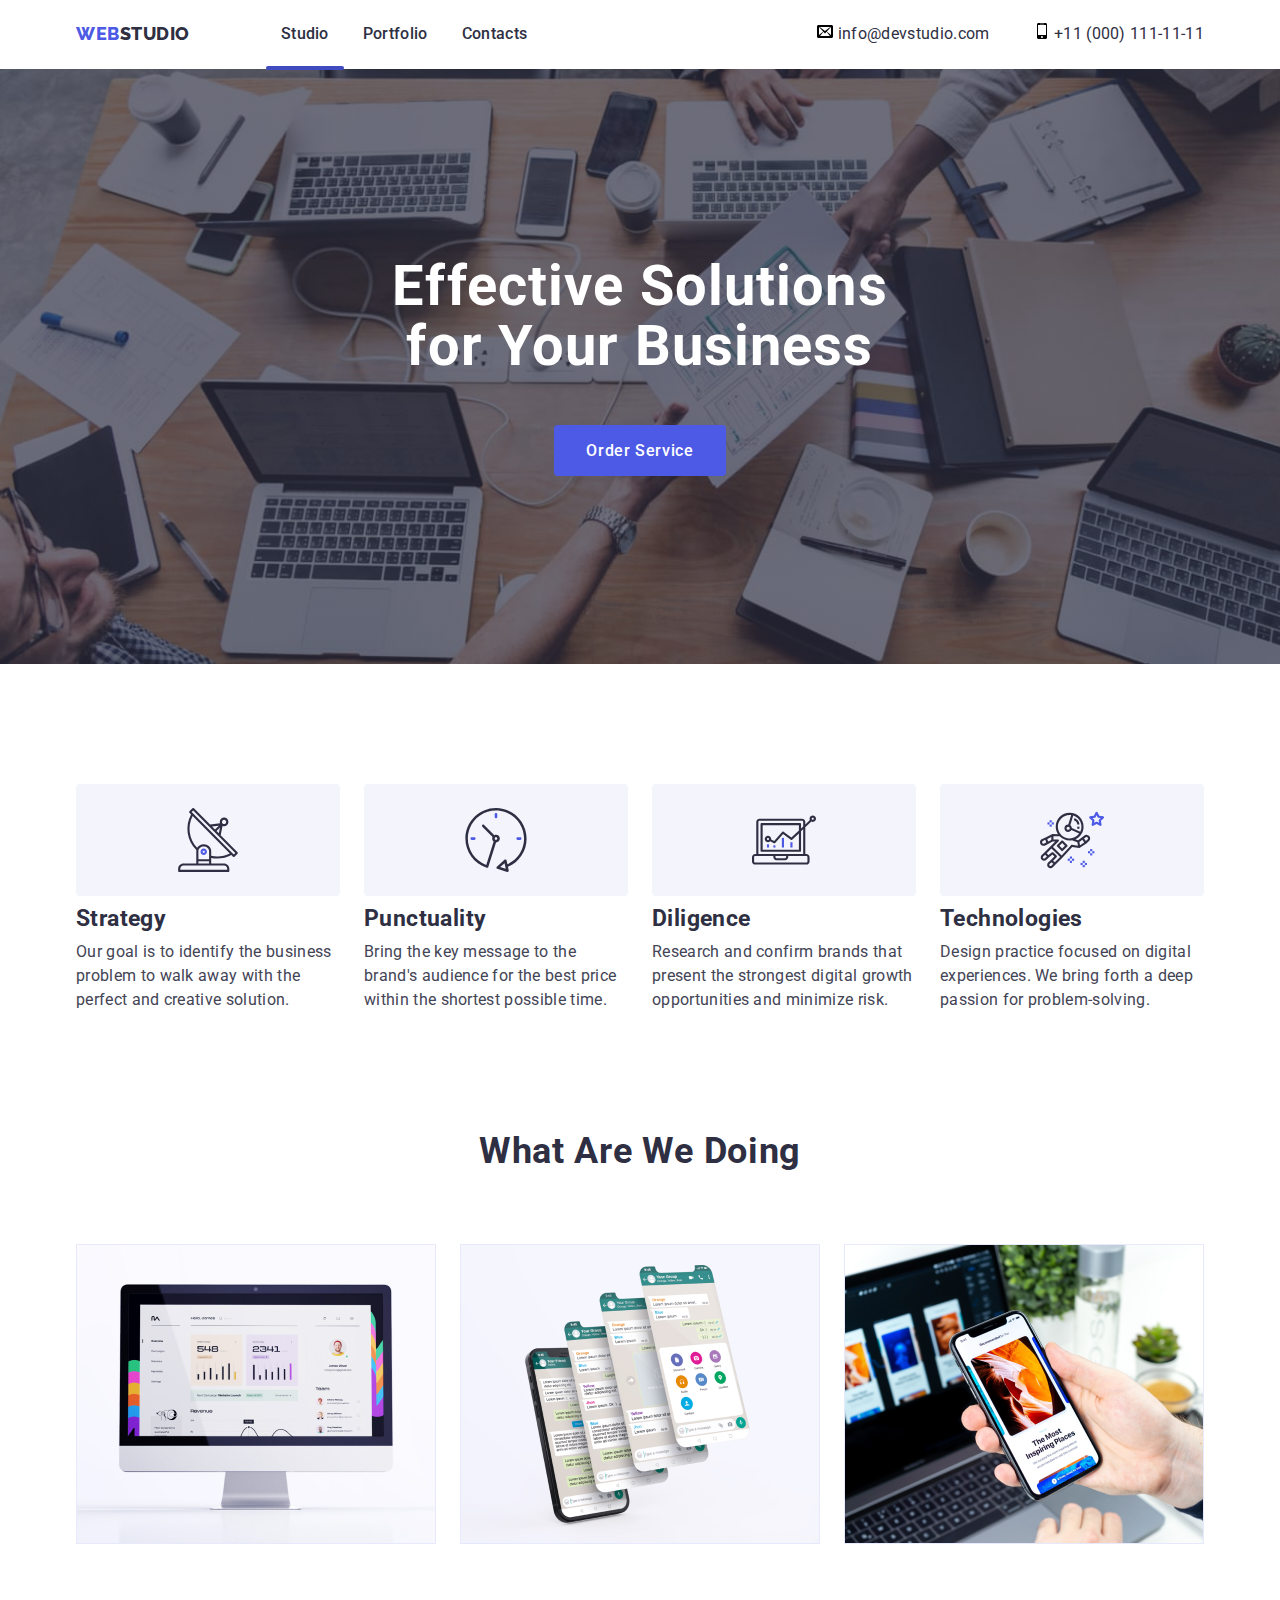
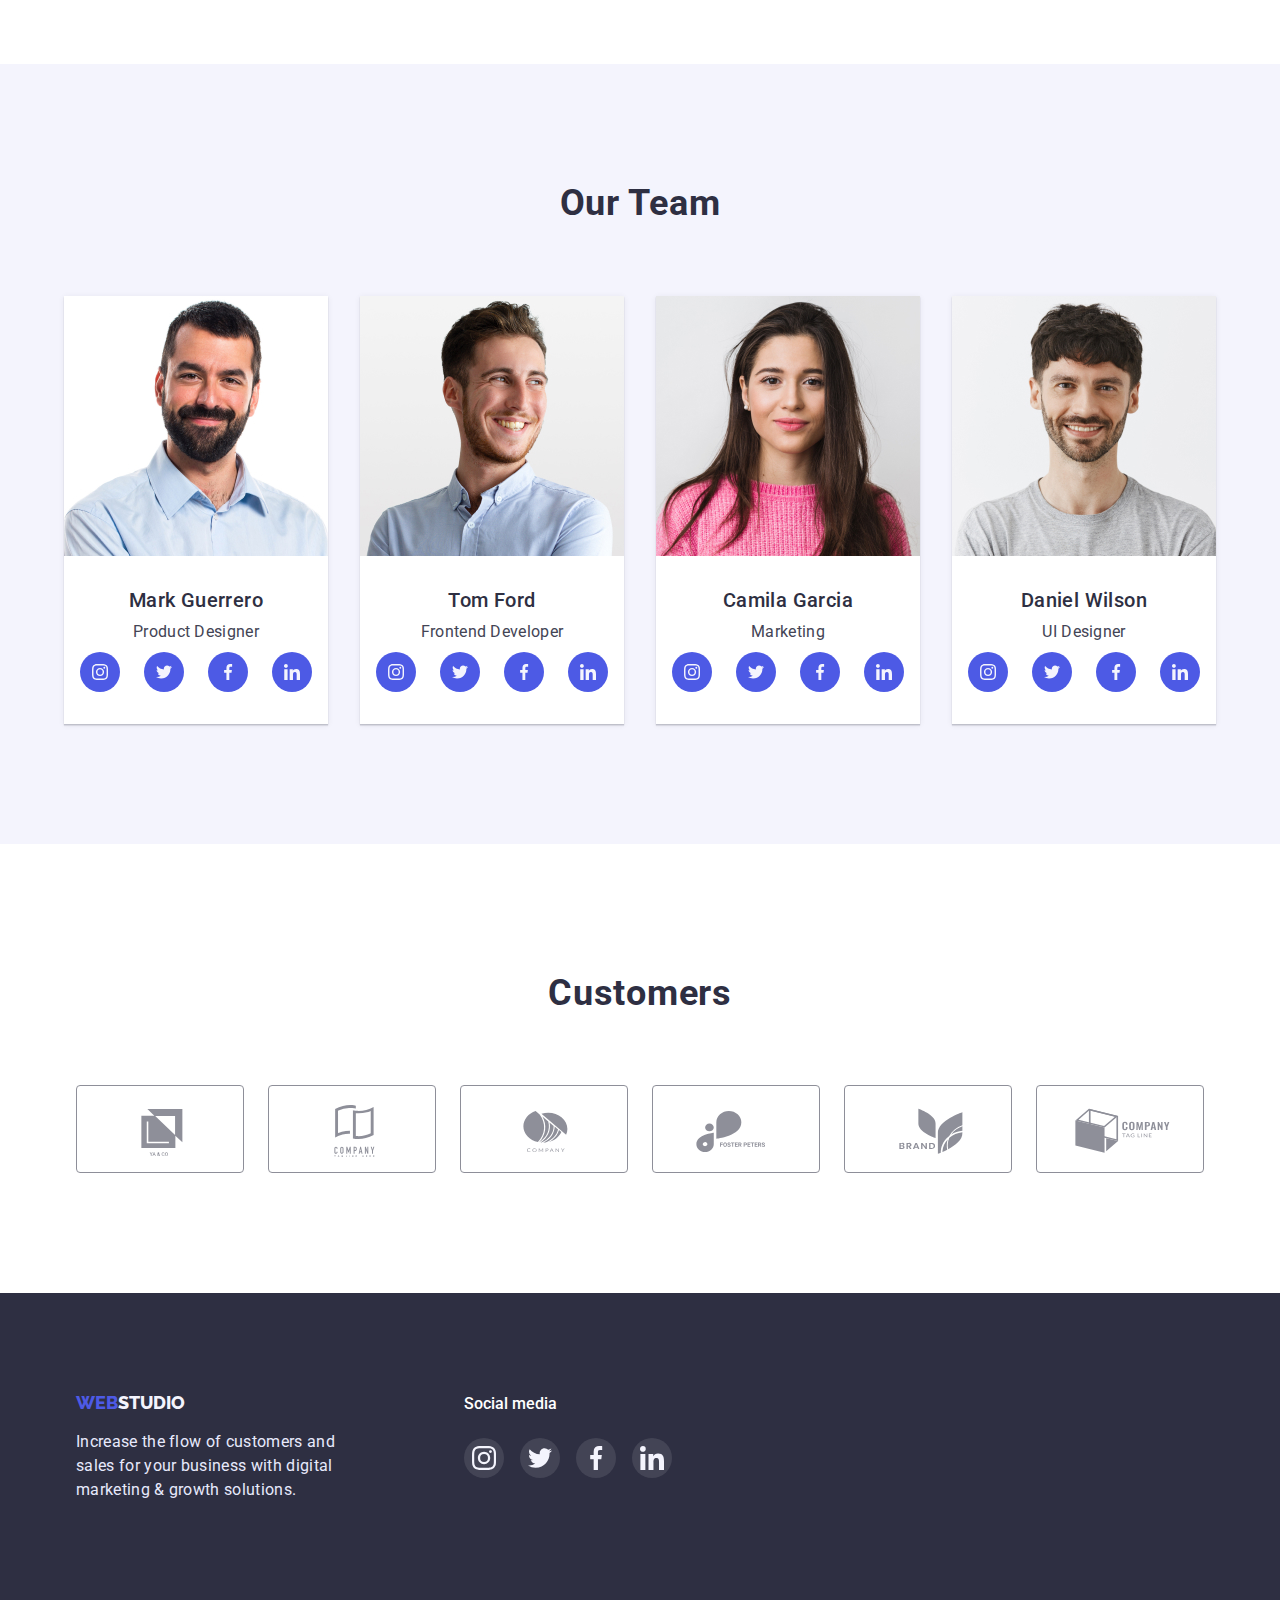
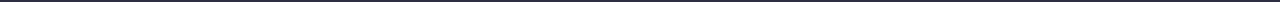
<file: index.html>
<!-- 5 th Home task-->
<!DOCTYPE html>
<html lang="en">
<head>
    <meta charset="UTF-8">
    <meta http-equiv="X-UA-Compatible" content="IE=edge">
    <meta name="viewport" content="width=device-width, initial-scale=1.0">
    <title>Web Studio</title>
    <link rel="preconnect" href="https://fonts.googleapis.com"><link rel="preconnect" href="https://fonts.gstatic.com" crossorigin><link href="https://fonts.googleapis.com/css2?family=Montserrat:wght@400;700&family=Raleway:wght@800&family=Roboto:wght@400;500;700;900&display=swap" rel="stylesheet">
   
    <link rel="stylesheet" href="https://cdnjs.cloudflare.com/ajax/libs/modern-normalize/1.1.0/modern-normalize.min.css">
    
    <link rel="stylesheet" href="./css/styles.css">
   
</head>

<body>
 
 



    <!--Header and contacts-->
    <header class="header ">
        
 <div class="container">

    <!--Logo-->
<a href="./index.html" class="logo-studio "> 
    <span class="logo-web" >WEB</span>STUDIO</a>

<!--navigation-->
    <nav class="nav ">
        <ul class="nav-list ">
            <li class="nav-item current">
                <a class="nav-link" href="./index.html">Studio</a></li>
            <li class="nav-item"><a class="nav-link" href="./portfolio.html">Portfolio</a></li>
              <li class="nav-item"><a class="nav-link" href="./Contacts">Contacts</a></li>
    
        </ul>
  
    </nav>


    <!--contacts-->
    <address class="contact">
        
        <ul class="contact-list">
            <li class="contact-item">
                <svg class="contact-icon" width="16px" height="16px">
                    <use href="./images/icons.svg#icon-envelop"></use>
                </svg>
                <a href="mailto:info@devstudio.com">
            info@devstudio.com</a></li>
            <li class="contact-item">
                <svg class="contact-icon" width="16px" height="16px">
                    <use href="./images/icons.svg#icon-mobile"></use>
                </svg>
                <a href="tel:+110001111111">+11 (000) 111-11-11</a></li>
        </ul>
</address>
</div>

</header>

    <!--MAIN part-->
    <main class="main">
     
<!--MAIN BOX-->
<section class="main-box">

    <div class="container">
<h1 class="main-box-name">   
     Effective Solutions for Your Business
    </h1>

    
    <button class="main-btn" type="button" data-modal-open>Order Service</button>

</section>
</div> 

 
<!--PRINCIPLES-->

<section  class="principles">
    <div class="container">
     <h2 class="principles-name-hidden">--PRINCIPLES--</h2>

    <ul class="pr-list">
        <li class="pr-list-item antenna">
     
        <h3> Strategy </h3>
            <p class="pr-list-subitem">Our goal is to identify the business
                problem to walk away with the perfect and creative solution. </p>
        </li >
        <li class="pr-list-item timer"><h3>Punctuality </h3>
            <p class="pr-list-subitem">Bring the key message to the brand's audience for the best price within the shortest possible time.</p>
        </li>
        <li class="pr-list-item chart"><h3>Diligence</h3>
            <p class="pr-list-subitem">Research and confirm brands that present the strongest digital growth opportunities and minimize risk.</p>
 </li>
        <li class="pr-list-item astronaut"><h3>Technologies</h3>
            <p class="pr-list-subitem">Design practice focused on digital experiences. We bring forth a deep passion for problem-solving.</p>
        </li>
    </ul>
</div>
</section>

<!--WHAT WE ARE DOING-->
<section class="whatdo"> 
    <div class="container">
<h2 class="whatdo-section">
    What Are We Doing
</h2>
<ul class="what-list">
    <li class="what-list-item"><img src="./images/desctop.jpg" alt="desctop" width="360"/></li>
    <li class="what-list-item"><img src="./images/mobile.jpg" alt="mobile" width="360"></li>
    <li class="what-list-item"><img src="./images/laptop_and_phone.jpg" alt="laptop and phone" width="360" ></li>
</ul>
</div>
</section>
 

<!--TEAM-->
<section class="team"> 
    <div class="container">
<h2 class="team-sections">
    Our Team
</h2>

 

<ul class="team-list">
    <li class="team-list-item"><img src="./images/MG.jpg" alt="photo Mark" width="264" />
       <div class="team-name-position">
        <h3 class="team-name">Mark Guerrero</h3>
        <p class="team-position">Product Designer</p>
    
        <ul class="soc-list">
            <li class="soc-list-item"><a href="" class="soc-link">
                <svg class="soc-link-icon" width="16" height="16">
                    <use href="./images/icons.svg#icon-instagram-2">
                    </use></svg>
            </a></li>

            <li class="soc-list-item"><a href="" class="soc-link">
<svg class="soc-link-icon" width="16" height="16">
    <use href="./images/icons.svg#icon-twitter-1"> 
    </use></svg>
            </a></li>
            <li class="soc-list-item"><a href="" class="soc-link">
                <svg class="soc-link-icon" Width="16px" Height="16px">
                    <use href="./images/icons.svg#icon-facebook-1" >
                    </use></svg>
            </a></li>
            <li class="soc-list-item"><a href="" class="soc-link">
                <svg class="soc-link-icon" Width="16px" Height="16px">
                    <use href="./images/icons.svg#icon-linkedin-1" >
                    </use></svg>
                </a></li>
           </ul>
    
    </div>
</li>
    <li class="team-list-item">  <img src="./images/TF.jpg " alt="photo Tom " width="264" />
       <div class="team-name-position">
        <h3 class="team-name">Tom Ford</h3>
        <p class="team-position">Frontend Developer</p>
        <ul class="soc-list">
            <li class="soc-list-item"><a href="" class="soc-link">
                <svg class="soc-link-icon" width="16" height="16">
                    <use href="./images/icons.svg#icon-instagram-2">
                    </use></svg>
            </a></li>

            <li class="soc-list-item"><a href="" class="soc-link">
<svg class="soc-link-icon" width="16" height="16">
    <use href="./images/icons.svg#icon-twitter-1"> 
    </use></svg>
            </a></li>
            <li class="soc-list-item"><a href="" class="soc-link">
                <svg class="soc-link-icon" Width="16px" Height="16px">
                    <use href="./images/icons.svg#icon-facebook-1" >
                    </use></svg>
            </a></li>
            <li class="soc-list-item"><a href="" class="soc-link">
                <svg class="soc-link-icon" Width="16px" Height="16px">
                    <use href="./images/icons.svg#icon-linkedin-1" >
                    </use></svg>
                </a></li>
           </ul>
    </div>
</li>
    <li class="team-list-item"> <img src="./images/CG.jpg " alt="photo Camilla " width="264" />
       <div class="team-name-position">
        <h3 class="team-name">Camila Garcia</h3>
        <p class="team-position">Marketing</p>
        <ul class="soc-list">
            <li class="soc-list-item"><a href="" class="soc-link">
                <svg class="soc-link-icon" width="16" height="16">
                    <use href="./images/icons.svg#icon-instagram-2">
                    </use></svg>
            </a></li>

            <li class="soc-list-item"><a href="" class="soc-link">
<svg class="soc-link-icon" width="16" height="16">
    <use href="./images/icons.svg#icon-twitter-1"> 
    </use></svg>
            </a></li>
            <li class="soc-list-item"><a href="" class="soc-link">
                <svg class="soc-link-icon" Width="16px" Height="16px">
                    <use href="./images/icons.svg#icon-facebook-1" >
                    </use></svg>
            </a></li>
            <li class="soc-list-item"><a href="" class="soc-link">
                <svg class="soc-link-icon" Width="16px" Height="16px">
                    <use href="./images/icons.svg#icon-linkedin-1" >
                    </use></svg>
                </a></li>
           </ul>
    </div>
</li>
    <li class="team-list-item"> <img src="./images/UI.jpg" alt="photo Daniel " width="264" />
        <div class="team-name-position">
       <h3 class="team-name">Daniel Wilson</h3>
        <p class="team-position">UI Designer </p>
        <ul class="soc-list">
            <li class="soc-list-item"><a href="" class="soc-link">
                <svg class="soc-link-icon" width="16" height="16">
                    <use href="./images/icons.svg#icon-instagram-2">
                    </use></svg>
            </a></li>

            <li class="soc-list-item"><a href="" class="soc-link">
<svg class="soc-link-icon" width="16" height="16">
    <use href="./images/icons.svg#icon-twitter-1"> 
    </use></svg>
            </a></li>
            <li class="soc-list-item"><a href="" class="soc-link">
                <svg class="soc-link-icon" Width="16px" Height="16px">
                    <use href="./images/icons.svg#icon-facebook-1" >
                    </use></svg>
            </a></li>
            <li class="soc-list-item"><a href="" class="soc-link">
                <svg class="soc-link-icon" Width="16px" Height="16px">
                    <use href="./images/icons.svg#icon-linkedin-1" >
                    </use></svg>
                </a></li>
           </ul>
     </div>
    </li>
</ul>
</div>
</section>

<section class="cust">
    <div class="container">
        <h2 class="customers">Customers</h2>

        <ul class="cust-list">
            <li class="cust-list-item">
                <a href="" class="cust-link" target="_blank" rel="noreferrer noopener">
                <svg class="cust-icon" Width="104px" Height="56px">
                    <use  href="./images/icons.svg#icon-Logo">
                    </use>
                </svg>
            </a>
            </li>
            <li class="cust-list-item">
        <a href="" class="cust-link" target="_blank" rel="noreferrer noopener">
            <svg Width="104" Height="56">
                <use href="./images/icons.svg#icon-Logo-2"></use>
            </svg>
        </a>
                
            </li>
            <li class="cust-list-item">
                <a href="" class="cust-link" target="_blank" rel="noreferrer noopener">
                    <svg Width="104px" Height="56px">
                        <use href="./images/icons.svg#icon-Logo-3">
                        </use>
                    </svg>
                </a>
            </li>
            <li class="cust-list-item">
                <a href="" class="cust-link" target="_blank" rel="noreferrer noopener">
                    <svg Width="104" Height="56">
                        <use href="./images/icons.svg#icon-Logo-4"></use>
                    </svg>
                </a>
            </li>
            <li class="cust-list-item">
                <a href="" class="cust-link" target="_blank" rel="noreferrer noopener">
                    <svg Width="104" Height="56">
                        <use href="./images/icons.svg#icon-Logo-5"></use>
                    </svg>
                </a>
            </li>
            <li class="cust-list-item">
                <a href="" class="cust-link" target="_blank" rel="noreferrer noopener">
                    <svg Width="104" Height="56">
                        <use href="./images/icons.svg#icon-Logo-6"></use>
                    </svg>
                </a>
            </li>
        </ul>
    </div>
</section>


    </main>
    
<!--Footer-->
    <footer class="footer">
<div class="container">
    <div class="ft1">
        <a class="footer-logo-studio" href="./index.html"> 
             <span class="footer-logo-web">WEB</span>STUDIO</a>
    <p class="footer-details">
        Increase the flow of customers and sales for your business with digital marketing & growth solutions.
    </p>
</div>
<div class="ft1">
    <p class="ft-soc-list"> Social media
        <ul class="ft-soc-list">
            
            <li class="ft-soc-list-item"><a href="" class="ft-soc-link">
                <svg class="ft-soc-link-icon" width="24" height="24">
                    <use href="./images/icons.svg#icon-instagram-2">
                    </use></svg>
            </a></li>

            <li class="ft-soc-list-item"><a href="" class="ft-soc-link">
<svg class="ft-soc-link-icon" width="24" height="24">
    <use href="./images/icons.svg#icon-twitter-1"> 
    </use></svg>
            </a></li>
            <li class="ft-soc-list-item"><a href="" class="ft-soc-link">
                <svg class="ft-soc-link-icon" Width="24px" Height="24px">
                    <use href="./images/icons.svg#icon-facebook-1" >
                    </use></svg>
            </a></li>
            <li class="ft-soc-list-item"><a href="" class="ft-soc-link">
                <svg class="ft-soc-link-icon" Width="24px" Height="24px">
                    <use href="./images/icons.svg#icon-linkedin-1" >
                    </use></svg>
                </a></li>
           </ul>
    </p>
</div>
</div>
    </footer>

      <!--JS MODAL button -->
 
      <div class="backdrop is-hidden" data-modal >
        <div class="modal">
           
             <button type="button" class="modal-close" data-modal-close>
                <svg class="modal-close-icon" Width="8px" Height="8px">
                    <use href="./images/icons.svg#close-button"></use>
                </svg>
                
                </button>
        </div>
      </div>
 
      

    <script src="./js/modal.js">

    </script>
</body>
</html>
</file>
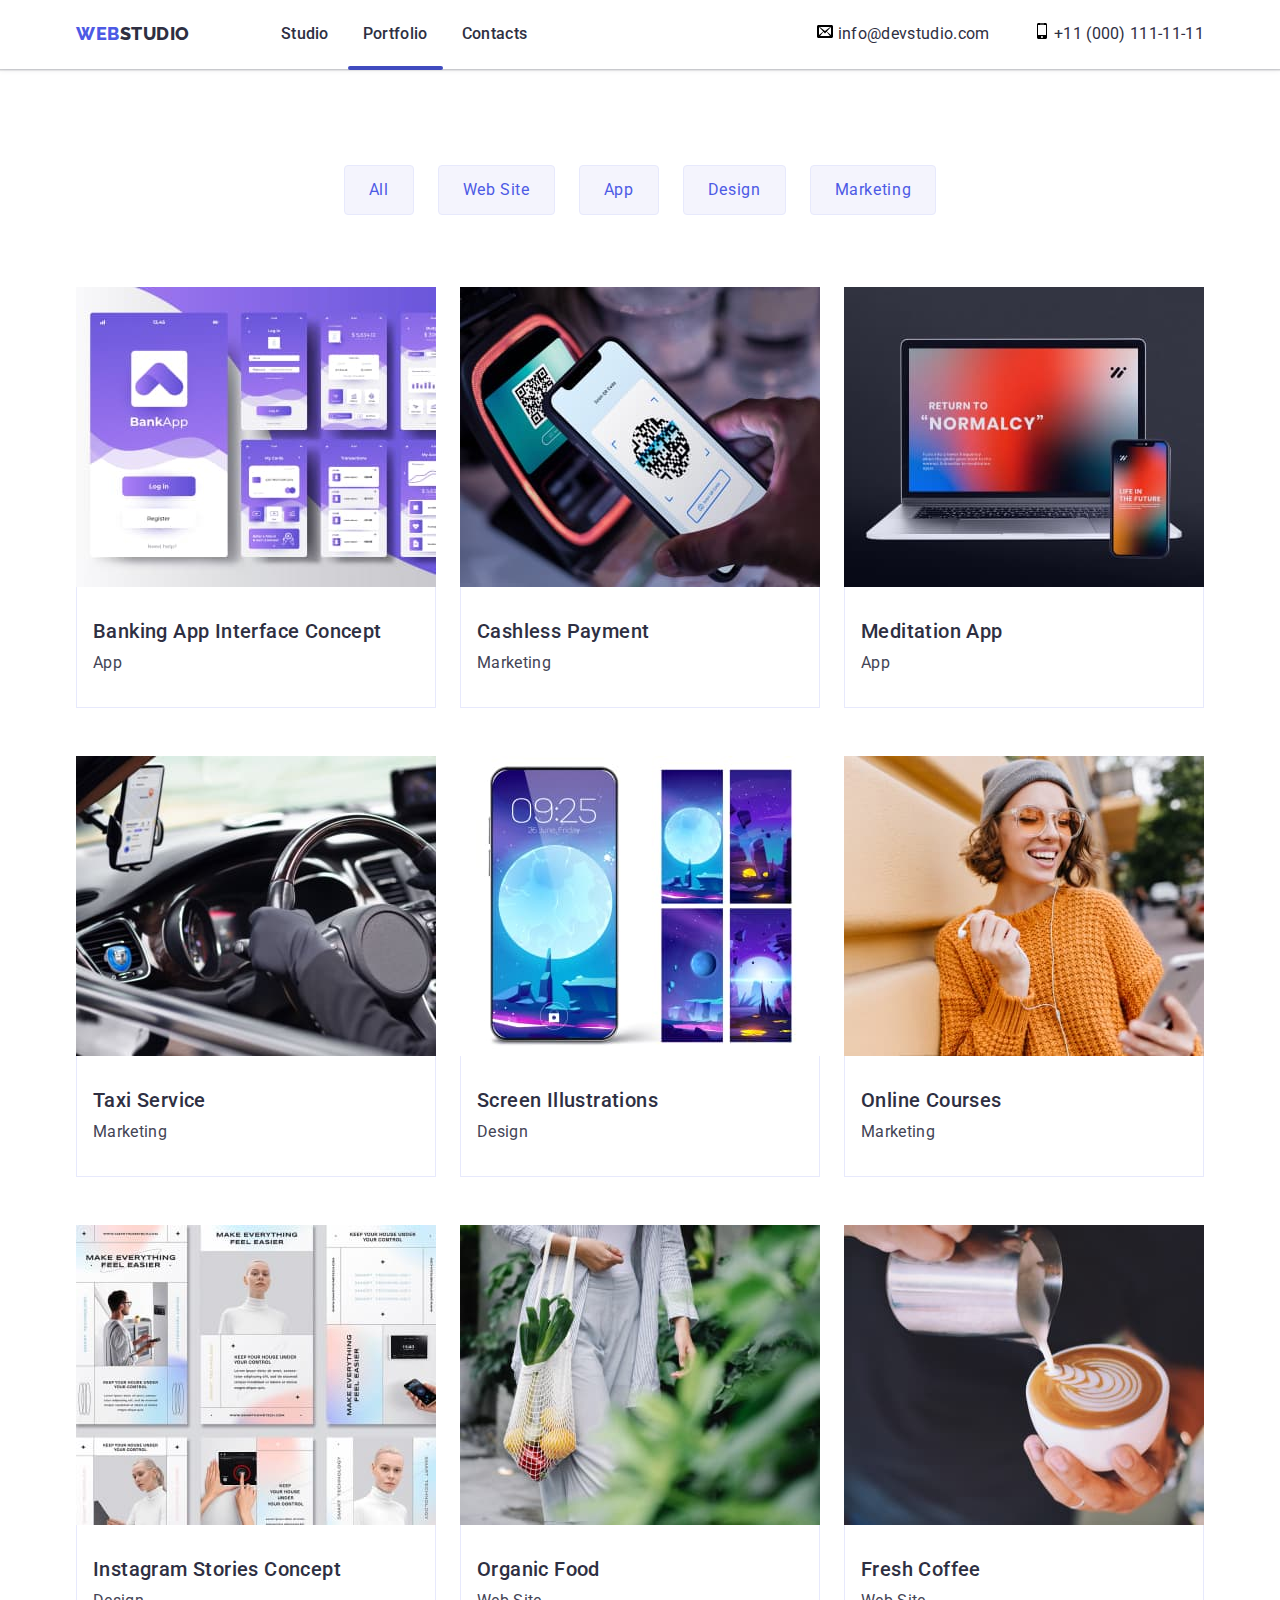
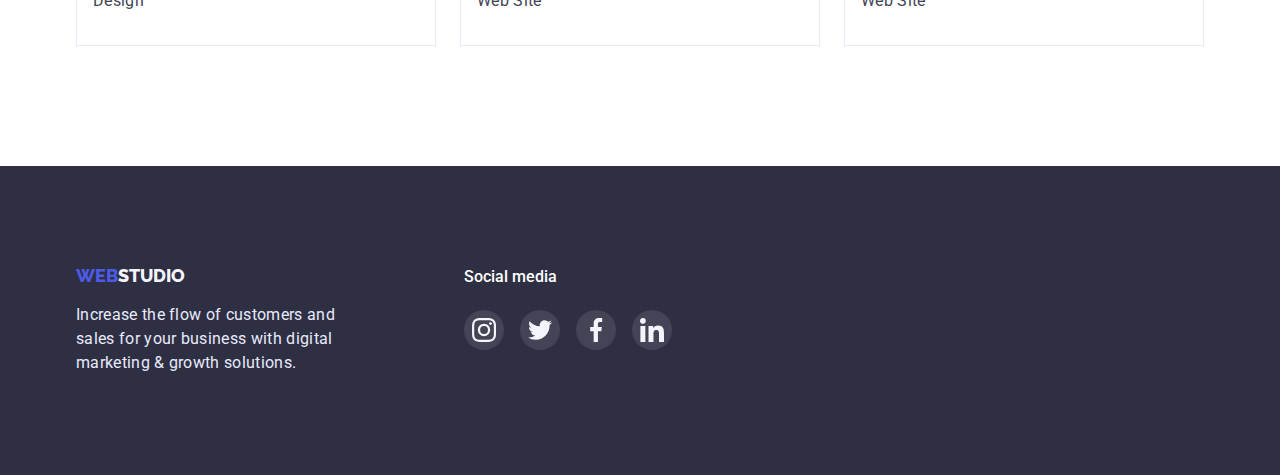
<file: portfolio.html>
<!--HW 5-->

<!DOCTYPE html>
<html lang="en">
<head>
    <meta charset="UTF-8">
    <meta http-equiv="X-UA-Compatible" content="IE=edge">
    <meta name="viewport" content="width=device-width, initial-scale=1.0">
    <title>Portfolio</title>
    <link rel="preconnect" href="https://fonts.googleapis.com"><link rel="preconnect" href="https://fonts.gstatic.com" crossorigin><link href="https://fonts.googleapis.com/css2?family=Montserrat:wght@400;700&family=Raleway:wght@800&family=Roboto:wght@400;500;700;900&display=swap" rel="stylesheet">
      
    <link rel="stylesheet" href="https://cdnjs.cloudflare.com/ajax/libs/modern-normalize/1.1.0/modern-normalize.min.css">
    
    <link rel="stylesheet" href="./css/styles.css">
</head>

<body> 
   <!--Header and contacts-->
   <header class="header ">
        
    <div class="container">
   
       <!--Logo-->
   <a href="./index.html" class="logo-studio "> 
       <span class="logo-web" >WEB</span>STUDIO</a>
   
   <!--navigation-->
       <nav class="nav ">
           <ul class="nav-list ">
               <li class="nav-item "><a class="nav-link" href="./index.html">Studio</a></li>
               <li class="nav-item current"><a class="nav-link" href="./portfolio.html">Portfolio</a></li>
                 <li class="nav-item"><a class="nav-link" href="./Contacts">Contacts</a></li>
       
           </ul>
     
       </nav>
   
   
       <!--contacts-->
       <address class="contact">
           
           <ul class="contact-list">
               <li class="contact-item">
                   <svg class="contact-icon" width="16px" height="16px">
                       <use href="./images/icons.svg#icon-envelop"></use>
                   </svg>
                   <a href="mailto:info@devstudio.com">
               info@devstudio.com</a></li>
               <li class="contact-item">
                   <svg class="contact-icon" width="16px" height="16px">
                       <use href="./images/icons.svg#icon-mobile"></use>
                   </svg>
                   <a href="tel:+110001111111">+11 (000) 111-11-11</a></li>
           </ul>
       
   </address>
   </div>
   
   </header>

            <!--MAIN part-->
    <main class="main">
 
        <!--BUTTONS-->
<section class="port-n-projects">  
    <div class="container">

    <ul class="port-btn-list">
        <li class="port-btn-list-item">
            <button class="port-button"  type="button">All</button>
        </li  >
        <li class="port-btn-list-item">
            <button class="port-button"  type="button">Web Site</button>
        </li  >
        <li class="port-btn-list-item">
            <button class="port-button"  type="button">App</button>
        </li  >
        <li class="port-btn-list-item">
            <button  class="port-button" type="button">Design</button>
        </li  >
        <li class="port-btn-list-item"><button  class="port-button" type="button">Marketing</button>
        </li>
    </ul>

 
        <!--PROJECTS LIST -->
 
    <ul class="projects">
        <li class="projects-items">
            <div class="projects-overlay"> 
            <a href="/" target="_blank" rel="noopener"> 
           
                <img src="./images/bank-app-2.jpg" alt="Banking App Interface" width="360"/>
        <p class="overlay-text">14 Stylish and User-Friendly App Design Concepts · Task Manager App · Calorie Tracker App · Exotic Fruit Ecommerce App · Cloud Storage App</p>    
        </div> 
            <div class="low-border"> 
            <h3 class="projects-items-name">Banking App Interface Concept</h3>
            <p class="projects-items-category" >App</p>
        </div> </a>   </li>
     
        <li class="projects-items">
   <div class="projects-overlay"> 
    
            <a href="/" target="_blank" rel="noopener">
            <img src="./images/cashless-2.jpg" alt="phone payment terminal" width="360" />
            <p class="overlay-text">14 Stylish and User-Friendly App Design Concepts · Task Manager App · Calorie Tracker App · Exotic Fruit Ecommerce App · Cloud Storage App</p>    
        </div> 
            <div class="low-border">
            <h3 class="projects-items-name">Cashless Payment</h3>
            <p class="projects-items-category" >Marketing</p>
        </div>  </a> </li>
        <li class="projects-items">
             <div class="projects-overlay"> 
            <a href="/" target="_blank" rel="noopener"> 
            <img src="./images/meditation-2.jpg" alt="Meditation App Interface" width="360"/>
            <p class="overlay-text">14 Stylish and User-Friendly App Design Concepts · Task Manager App · Calorie Tracker App · Exotic Fruit Ecommerce App · Cloud Storage App</p>    
        </div> 
            <div class="low-border">
            <h3 class="projects-items-name">Meditation App</h3>
            <p class="projects-items-category" >App</p>
        </div></a> </li>
        <li class="projects-items">
             <div class="projects-overlay"> 
            <a href="/" target="_blank" rel="noopener"> 
            <img src="./images/taxi-2.jpg" alt="car taxi steerig wheel" width="360"/>
          <p class="overlay-text">14 Stylish and User-Friendly App Design Concepts · Task Manager App · Calorie Tracker App · Exotic Fruit Ecommerce App · Cloud Storage App</p>    
        </div> 
            <div class="low-border">
            <h3 class="projects-items-name">Taxi Service</h3>
            <p class="projects-items-category" >Marketing</p>
        </div> </a> </li>
        <li class="projects-items">
             <div class="projects-overlay"> 
            <a href="/" target="_blank" rel="noopener"> 
            <img src="./images/screen-2.jpg" alt="Screen Illustrations" width="360"/>
           <p class="overlay-text">14 Stylish and User-Friendly App Design Concepts · Task Manager App · Calorie Tracker App · Exotic Fruit Ecommerce App · Cloud Storage App</p>    
        </div> 
            <div class="low-border"> 
            <h3 class="projects-items-name">Screen Illustrations</h3>
            <p class="projects-items-category" >Design</p>
        </div> </a></li>
        <li class="projects-items">
             <div class="projects-overlay"> 
            <a href="/" target="_blank" rel="noopener"> 
            <img src="./images/online-course-2.jpg" alt="Girl read from screen" width="360"/>
           <p class="overlay-text">14 Stylish and User-Friendly App Design Concepts · Task Manager App · Calorie Tracker App · Exotic Fruit Ecommerce App · Cloud Storage App</p>    
        </div> 
            <div class="low-border">
             <h3 class="projects-items-name"> Online Courses</h3>
            <p class="projects-items-category" >Marketing</p>
        </div></a></li>
        <li class="projects-items">
             <div class="projects-overlay"> 
            <a href="/" target="_blank" rel="noopener"> 
            <img src="./images/instagram-2.jpg" alt="Instagram Stories Concept" width="360"/>
            <p class="overlay-text">14 Stylish and User-Friendly App Design Concepts · Task Manager App · Calorie Tracker App · Exotic Fruit Ecommerce App · Cloud Storage App</p>    
        </div> 
            <div class="low-border">
            <h3 class="projects-items-name">Instagram Stories Concept</h3>
            <p class="projects-items-category" >Design</p>
        </div> </a> </li>
        <li class="projects-items">
             <div class="projects-overlay"> 
            <a href="/" target="_blank" rel="noopener"> 
            <img src="./images/organic-2.jpg" alt="Organic Food" width="360"/>
          <p class="overlay-text">14 Stylish and User-Friendly App Design Concepts · Task Manager App · Calorie Tracker App · Exotic Fruit Ecommerce App · Cloud Storage App</p>    
        </div> 
            <div class="low-border">
            <h3 class="projects-items-name">Organic Food</h3>
            <p class="projects-items-category" >Web Site</p>
        </div></a></li>
        <li class="projects-items">
             <div class="projects-overlay">  <a href="/" target="_blank" rel="noopener"> 
            <img src="./images/coffee-2.jpg" alt="Fresh Coffee" width="360"/>
          <p class="overlay-text">14 Stylish and User-Friendly App Design Concepts · Task Manager App · Calorie Tracker App · Exotic Fruit Ecommerce App · Cloud Storage App</p>    
        </div> 
            <div class="low-border">
            <h3 class="projects-items-name">Fresh Coffee</h3>
            <p class="projects-items-category" >Web Site</p>
        </div>
        </a>
        </li>

    </ul>
</div>
</section>

    </main>


<!--Footer-->
<footer class="footer">
    <div class="container">
        <div class="ft1">
            <a class="footer-logo-studio" href="./index.html"> 
                 <span class="footer-logo-web">WEB</span>STUDIO</a>
        <p class="footer-details">
            Increase the flow of customers and sales for your business with digital marketing & growth solutions.
        </p>
    </div>
    <div class="ft1">
        <p class="ft-soc-list"> Social media
            <ul class="ft-soc-list">
                
                <li class="ft-soc-list-item"><a href="" class="ft-soc-link">
                    <svg class="ft-soc-link-icon" width="24" height="24">
                        <use href="./images/icons.svg#icon-instagram-2">
                        </use></svg>
                </a></li>
    
                <li class="ft-soc-list-item"><a href="" class="ft-soc-link">
    <svg class="ft-soc-link-icon" width="24" height="24">
        <use href="./images/icons.svg#icon-twitter-1"> 
        </use></svg>
                </a></li>
                <li class="ft-soc-list-item"><a href="" class="ft-soc-link">
                    <svg class="ft-soc-link-icon" Width="24px" Height="24px">
                        <use href="./images/icons.svg#icon-facebook-1" >
                        </use></svg>
                </a></li>
                <li class="ft-soc-list-item"><a href="" class="ft-soc-link">
                    <svg class="ft-soc-link-icon" Width="24px" Height="24px">
                        <use href="./images/icons.svg#icon-linkedin-1" >
                        </use></svg>
                    </a></li>
               </ul>
        </p>
    </div>
    </div>
        </footer>


</body>
</html>
</file>
<file: css/styles.css>
/* 5 th Home task */

:root {
    --accent-background-color:#2E2F42;
    --second-background-color:#F4F4FD;
--headers-text-color:#2E2F42;
--text-color:#434455;
}

* {
margin: 0;
padding: 0;
list-style: none;
box-sizing: border-box;
}



/* -- STUDIO PAGE -- */ /* -- STUDIO PAGE -- */
/* -- STUDIO PAGE -- */  /* -- STUDIO PAGE -- */


body {
    font-family: "Roboto", sans-serif;
    font-style: normal;
    font-weight: 500;
    text-decoration: none;
    background: #FFFFFF;
    margin: 0;
}

a {
    text-decoration: none;
    color: inherit;
}
 
h1, h2, h3, h4, h5, h6 , p, ul {
    margin: 0;
padding-left: 0;}

.container {
    width: 1158px;
    margin: 0 auto;
    padding: 0 15px;
}

/* -- Header and contacts -- */



.header {

    box-shadow: 0px 2px 1px rgba(46, 47, 66, 0.08), 0px 1px 1px rgba(46, 47, 66, 0.16), 0px 1px 6px rgba(46, 47, 66, 0.08);
}

.header > .container {
    display: flex;
    flex-direction: row;
    align-items: center;
}
 
.logo-studio  {
    font-family: 'Raleway';
font-weight: 800;
font-size: 18px;

letter-spacing: 0.03em;
color: #2E2F42;

padding-top: 24px;
padding-bottom: 24px;

}

.logo-web   {
color: #4D5AE5;
}

.nav{
    margin-left: 76px;
}

.nav-list {
    list-style: none;
    align-items: center;
}

.nav-item {
    display:inline-block;
line-height: 1.5;
letter-spacing: 0.02em;
color: var(--headers-text-color);
justify-content: center;
position: relative;

transition: color 250ms cubic-bezier(0.4, 0, 0.2, 1);
 

}

.nav-link {
    padding: 15px;
}

.nav-item:hover, .nav-item:focus , .nav-item:active {
color: #4D5AE5;
}

.nav-item.current::after  {
    content: "";
    display: block;

height: 4px;
background: #404BBF;
border-radius: 2px;

position: absolute;
width: 100%;
left: 0;
bottom: -24px;
}

 

 .contact {
   margin-left: auto;
} 
 
.contact-item {
display:inline ;  
    font-style: normal;
    font-weight: 400;
    font-size: 16px;
    line-height: 1.5;
    letter-spacing: 0.02em;
    color: var(--headers-text-color);

    transition: color 250ms cubic-bezier(0.4, 0, 0.2, 1);
 
}

.contact-item:first-child {
    margin-right: 40px;
}

.contact-item:hover, .contact-item:focus {
    color: #4D5AE5;
}

.contact-item > .contact-icon {
    transition: fill 250ms cubic-bezier(0.4, 0, 0.2, 1);}

.contact-item:hover >  .contact-icon {
    fill: #4D5AE5;
}

 

/* -- MAIN BOX -- */


.main-box {
    padding: 188px 0;
    background: var(--accent-background-color);
background-image: linear-gradient(to right, rgba(46, 47, 66, 0.7), rgba(46, 47, 66, 0.7)), url(../images/people-office\ 1-2.jpg); 
background-size:   1440px;
background-size: cover;
background-repeat: no-repeat;
} 

 

.main-box > .container {
    display: flex;
    flex-direction: column;
    justify-content: center;
    align-items: center;

}


.main-box-name {
    font-weight: 700;
font-size: 56px;
line-height: 1.07;
text-align: center;
letter-spacing: 0.02em;
color: #FFFFFF;

margin-bottom: 48px;
max-width: 496px;
}

 

.main-btn {
    font-weight: 500;
    font-size: 16px;
    line-height: 1.19;
    letter-spacing: 0.04em;
    color: #FFFFFF;

 display: flex;
 align-items: center;
 align-content: center;
    
   margin: 0 auto;
   padding: 16px 32px;
   border: none;

 
background: #4D5AE5;
 
border-radius: 4px;

transition-property: box-shadow, background;
transition-duration: 250ms, 250ms;
transition-timing-function: cubic-bezier(0.4, 0, 0.2, 1), cubic-bezier(0.4, 0, 0.2, 1);
 
cursor: pointer;

}   

.main-btn:hover, .main-btn:focus  {
    background: #404BBF;
box-shadow: 0px 4px 4px rgba(0, 0, 0, 0.15);
border-radius: 4px;
 

}




/* -- PRINCIPLES -- */

.principles-whatwedo {

}

.principles { 
    padding-top: 120px;
}

.principles-name-hidden {
    display: none;
}

.pr-list { 
    display: flex;
    flex-direction: row;
    justify-content: center;     
    gap: 24px;
}

.pr-list-item::before {
    content: "";
    display: block;
    background-color:  #F4F4FD;
    border-radius: 4px;
    outline: #4D5AE5;
    height: 112px;
    margin-bottom: 8px;
    }



    .antenna::before {
        content: "";
        display: block;
        background-image: url(../images/antenna\ 1.svg);
background-size: 64px;
background-repeat: no-repeat;
background-position: center;
    }


    .timer::before {
        content: "";
        display: block;
        background-image: url(../images/clock\ 1.svg);
background-size: 64px;
background-repeat: no-repeat;
background-position: center;
    }

    .chart::before {
        content: "";
        display: block;
        background-image: url(../images/diagram\ 1.svg);
background-size: 64px;
background-repeat: no-repeat;
background-position: center;
    }

    .astronaut::before {
        content: "";
        display: block;
        background-image: url(../images/astronaut\ 1.svg);
background-size: 64px;
background-repeat: no-repeat;
background-position: center;
    }


.pr-list-subitem {
    max-width: 264px;
    margin-top: 8px;}

/* common text / color properties from home task 2 */
.pr-list-item, .team-name, .projects-items-name {
    font-weight: 500;
    font-size: 20px;
    line-height: 1.2;
    letter-spacing: 0.02em;
    color: var(--headers-text-color);
}

.pr-list-subitem, .team-position, .projects-items-category {
    font-weight: 400;
font-size: 16px;
line-height: 1.5;
letter-spacing: 0.02em;
color: var(--text-color);
}

 

/* -- WHAT WE ARE DOING -- */

.whatdo {
    padding: 120px 0;
    
} 
 
.whatdo-section { 
    font-weight: 700;
font-size: 36px;
line-height: 1.11;
text-align: center;
letter-spacing: 0.02em;
text-transform: capitalize;
color: var(--headers-text-color);

margin-bottom: 72px;
}

.what-list {
    display: flex;
    flex-direction: row;
    justify-content: center;
    gap: 24px;
    list-style: none;
}

 
.what-list-item {
    display:inline;
width: 360px;
height: 300px;
}


/* -- TEAM -- */
 
.team {
    background: var(--second-background-color);
padding-top: 120px;
padding-bottom: 120px;}



.team-sections {
    font-weight: 700;
    text-transform: capitalize;
font-size: 36px;
line-height: 1.11;
text-align: center;
letter-spacing: 0.02em;
text-transform: capitalize;
color: var(--headers-text-color);

margin-bottom: 72px;
}

.team-list {
    display: flex;
    flex-direction: row;
    justify-content: center;
    align-items: center;

    gap: 32px;
list-style: none;   
}


.team-list-item {
    background-color: #FFFFFF;
    display: flex;
    flex-direction: column;
    justify-items: center;
    box-shadow: 0px 1px 6px rgba(46, 47, 66, 0.08), 0px 1px 1px rgba(46, 47, 66, 0.16), 0px 2px 1px rgba(46, 47, 66, 0.08);
}


.team-name-position {
    padding: 32px 16px;
    text-align: center;
}

.team-name {   
}


.team-position {
    margin-top: 8px;
} 

 
.soc-list {
    display: flex;
    justify-content: center;
    gap: 24px;
    margin-top: 8px;
}
.soc-list-item {
    width: 40px;
    height: 40px;
}
.soc-link {
    width: 100%;
    height: 100%;
   border-radius: 50%;
    background-color: #4D5AE5;
    display: flex;
    justify-content: center;
    align-items: center;

    transition: background 250ms cubic-bezier(0.4, 0, 0.2, 1);
}

.soc-link:hover {
    background: #404BBF;
}


/* -- these items see above - combined with principles -- 
.team-name {
}
.team-position {
} */

.cust {
    padding-top: 130px;
    padding-bottom: 120px;  
}

.customers {
    font-weight: 700;
font-size: 36px;
line-height: 1.1;
text-align: center;
letter-spacing: 0.02em;
text-transform: capitalize;
color: var(--headers-text-color);
   
margin-bottom: 72px;
}
.cust-list    {
    display: flex; 
    gap: 24px;
   
}

 
.cust-list-item {
    width: 168px;
    height: 88px;
    border: 1px solid #8E8F99;
    border-radius: 4px;


    transition: border-color 250ms cubic-bezier(0.4, 0, 0.2, 1);
}

.cust-list-item:hover {   
    border-color: #404BBF; 
}

.cust-link {
    fill:#8E8F99; 
    transition: fill 250ms cubic-bezier(0.4, 0, 0.2, 1);
display: block;
width: 100%;
height: 100%;
    padding: 16px 32px ;
} 



.cust-list-item:hover > .cust-link {
    fill: #404bbf;  
}


 

/* -- PORTFOLIO PAGE -- */ /* -- PORTFOLIO PAGE -- */
/* -- PORTFOLIO PAGE -- */ /* -- PORTFOLIO PAGE -- */

 
.port-n-projects {
    padding-top: 96px;
    padding-bottom: 120px;
}

/* -- Buttons portfolio -- */
.port-btn-list {
    list-style: none;
    display: flex;
    flex-direction: row;
justify-content: center;
gap: 24px;
margin-bottom: 72px;
}

 
.port-button {
  
font-size: 16px;
line-height: 1.5;
letter-spacing: 0.04em;
color: #4D5AE5;
background: #F4F4FD;
border: 1px solid #E7E9FC;
border-radius: 4px;

display: flex;
flex-direction: row;
justify-content: center;
align-items: center;

 
padding: 12px 24px;

transition: color 250ms cubic-bezier(0.4, 0, 0.2, 1), box-shadow 250ms cubic-bezier(0.4, 0, 0.2, 1), background 250ms cubic-bezier(0.4, 0, 0.2, 1), border-color 250ms cubic-bezier(0.4, 0, 0.2, 1);

}


.port-button:hover, .port-button:focus , .port-button:active {
    background: #404BBF;
    border-color: #404BBF;
color: #FFFFFF;
box-shadow: 0px 4px 4px rgba(0, 0, 0, 0.15);
border-radius: 4px;
cursor: pointer;
}




/* -- Items portfolio -- */

.projects {
    display:flex;
    flex-wrap: wrap;
    row-gap:48px;
    column-gap:24px;
    justify-content: center;
   
 
}

.projects-items {
    list-style: none;
    background: #FFFFFF;

flex-basis: calc((100% - 24px - 24px) / 3);
 
transition: box-shadow 250ms cubic-bezier(0.4, 0, 0.2, 1),
;


}

.projects-items:hover {
    box-shadow: 0px 1px 6px rgba(46, 47, 66, 0.08);
 
}

.projects-items > .projects-overlay {
    position: relative;
   
}


.projects-overlay {
position: relative;
overflow: hidden;

}

.overlay-text {
    position: absolute;
    top:0;
    left: 0;
    width: 100%;
    height: 300px;
    
    padding: 32px 40px;
    font-style: normal;
    font-weight: 400;
    font-size: 16px;
line-height: calc( 24 / 16 );
letter-spacing: 0.02em;
color: #F4F4FD;
background-color: #4D5AE5;
 

transform: translateY(100%);

transition: transform 250ms cubic-bezier(0.4, 0, 0.2, 1);


}

.projects-items:hover .overlay-text {
    transform: translateY(0);
}


img {display: block;
    width: 100%;
    height: auto;}

.low-border {
    padding: 32px 16px;

border: 1px solid #E7E9FC;
border-top: none;

}

.projects-items-name {
}

.projects-items-category {
    margin-top: 8px;
     
}

/* -- these items see above - combined with principles 
.projects-items-name {
}

--*/


/* -- FOOTER  -- */

.footer {
background: var(--accent-background-color);

padding-top: 100px;
padding-bottom: 100px;
}
 
.container > .ft1 {
  display:inline-flex;
flex-direction: column;
}

.footer-logo-studio {
    font-family: 'Raleway';
    font-style: normal;
    font-weight: 800;
    font-size: 18px;
    line-height: 1.16;
    color: #F4F4FD;
    text-transform: uppercase;
 
    }
    
.footer-logo-web {
color: #4D5AE5;
}

.footer-details { 
    font-weight: 400;
font-size: 16px;
line-height: 1.5;
letter-spacing: 0.02em;
color: #E7E9FC;

margin-top: 16px;
max-width: 264px;
}


.ft-soc-list {
    display: flex;
   
    align-items: center;
    gap: 16px;
    color: #FFFFFF;
    margin-bottom: 24px;
    margin-left: 120px;
}
.ft-soc-list-item {
    width: 40px;
    height: 40px;
}
.ft-soc-link {
    width: 100%;
    height: 100%;
   border-radius: 50%;
    background-color: rgba(255, 255, 255, 0.1);
    display: flex;
    justify-content: center;
    align-items: center;

    transition: background 250ms cubic-bezier(0.4, 0, 0.2, 1);
}

.ft-soc-link:hover {
    background: #31D0AA;
}


/*-- bnt JS MODAL button /*/

.backdrop {
    width: 100%;
height: 100%;
background: rgba(46, 47, 66, 0.4);
box-shadow: 0px 1px 1px rgba(0, 0, 0, 0.14), 0px 1px 3px rgba(0, 0, 0, 0.12), 0px 2px 1px rgba(0, 0, 0, 0.2);
border-radius: 4px;

position: fixed;
top:0;


transition: opacity 250ms cubic-bezier(0.4, 0, 0.2, 1), visibility  250ms cubic-bezier(0.4, 0, 0.2, 1);
 
}

.modal {
    width: 408px;
    min-height: 576px;
    background: #FCFCFC;
box-shadow: 0px 1px 1px rgba(0, 0, 0, 0.14), 0px 1px 3px rgba(0, 0, 0, 0.12), 0px 2px 1px rgba(0, 0, 0, 0.2);
border-radius: 4px;

position:absolute;
top:50%;
left: 50%;
transform: translate(-50%, -50%) scaley(1) ;
transition: transform 250ms cubic-bezier(0.4, 0, 0.2, 1), visibility  250ms cubic-bezier(0.4, 0, 0.2, 1);
 
}

.backdrop.is-hidden .modal {
    transform: translate(-50%, -50%) scaley(0);
}

.modal-close {
width: 24px;
height: 24px;
border-radius: 50%;
border-color: #E7E9FC;
border: 1px solid rgba(0, 0, 0, 0.1);


position: absolute;
top: 24px;
right: 24px;

background-color: #E7E9FC;
border: 1px solid rgba(0, 0, 0, 0.1);

transition: fill 11250ms cubic-bezier(0.4, 0, 0.2, 1), background  250ms cubic-bezier(0.4, 0, 0.2, 1);
display: flex;
justify-content: center;
    align-items: center;

}

.modal-close:hover  {
    background: #404BBF;
  cursor: pointer;
}

.modal-close:hover > .modal-close-icon {
    fill: #F4F4FD;  

}

.modal-close-icon {
    color: black;
    
}

.modal-close-icon:hover {
    fill: #F4F4FD;
}

.is-hidden {
opacity: 0;
visibility: hidden;
pointer-events: none;

}
</file>
